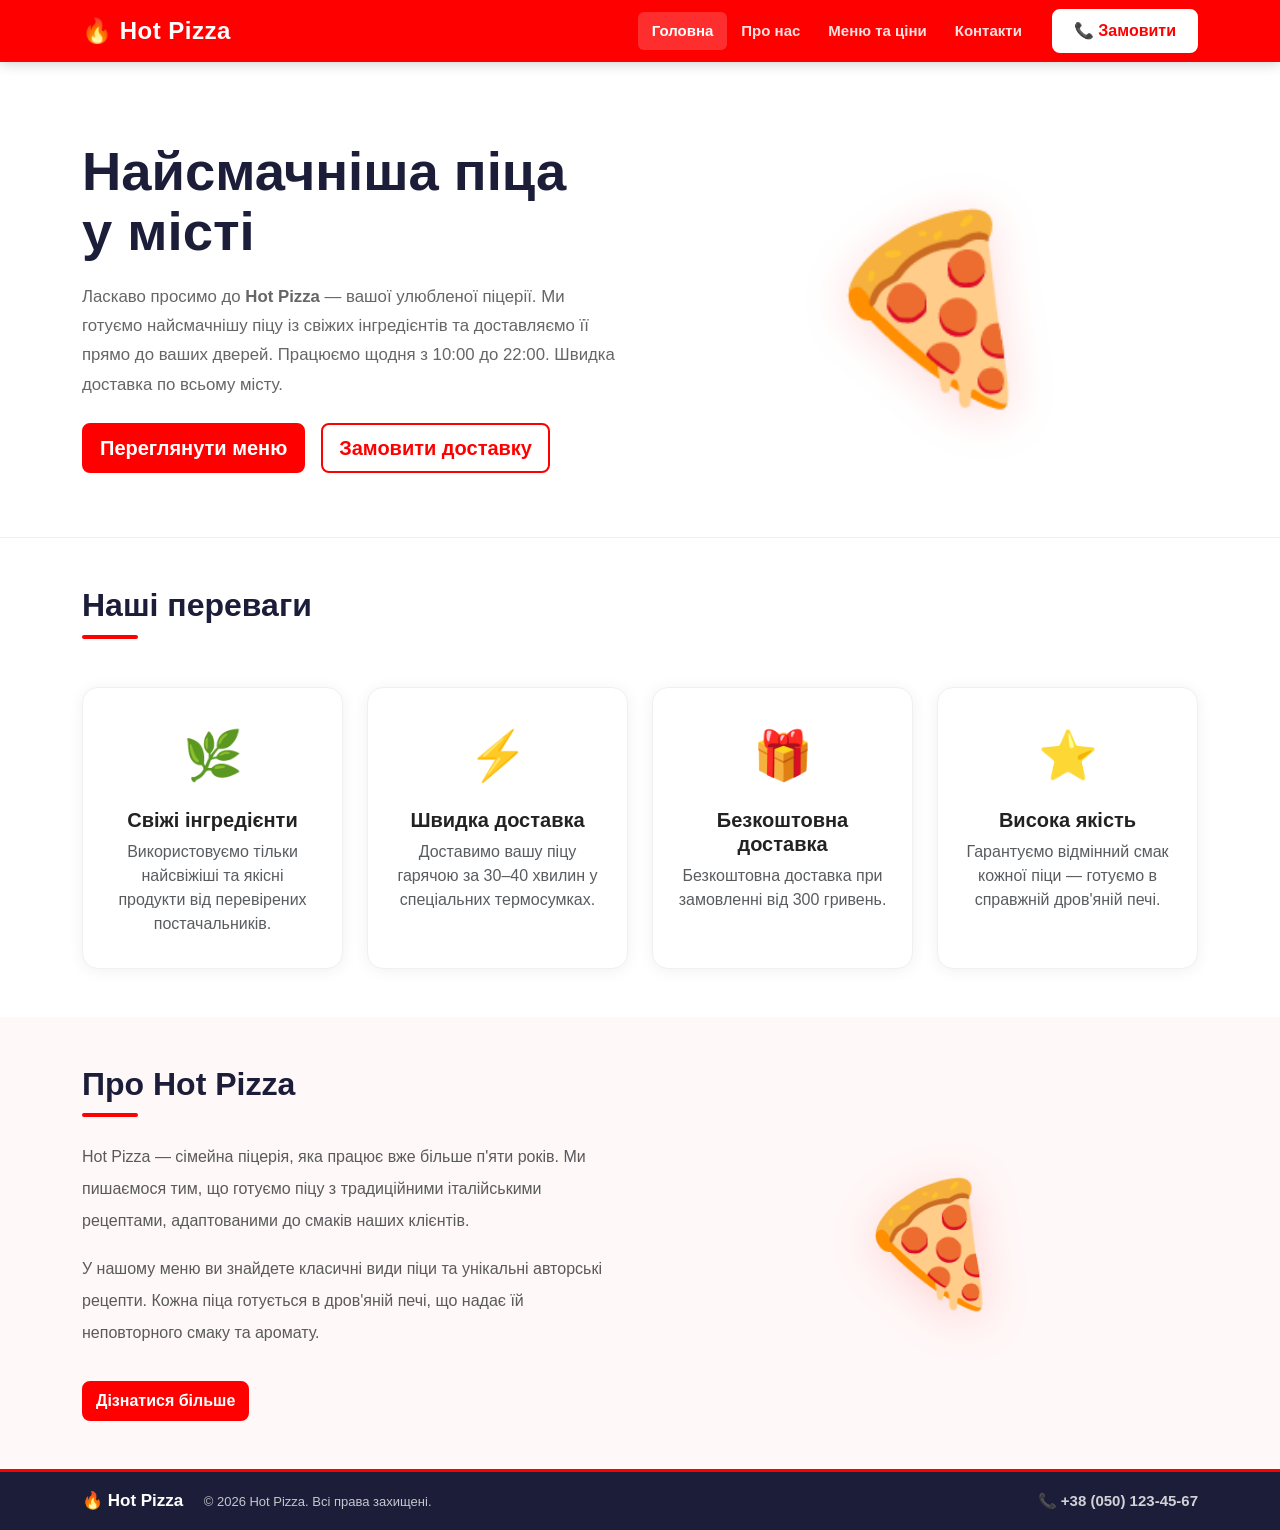
<file: index.html>
<!DOCTYPE html>
<html lang="uk">
<head>
  <meta charset="UTF-8">
  <meta name="viewport" content="width=device-width, initial-scale=1">
  <meta name="description" content="Hot Pizza — найсмачніша піца в Одесі з доставкою. Свіжі інгредієнти, дров'яна піч, доставка за 30–40 хвилин по всьому місту.">
  <title>Hot Pizza — Найсмачніша піца в Одесі</title>
  <link rel="icon" href="favicon.ico" type="image/x-icon">
  <link rel="shortcut icon" href="favicon.ico" type="image/x-icon">
  <link href="https://cdn.jsdelivr.net/npm/bootstrap@5.3.2/dist/css/bootstrap.min.css" rel="stylesheet">
  <link href="style.css" rel="stylesheet">
</head>
<body class="d-flex flex-column min-vh-100">

  <nav class="navbar navbar-expand-lg navbar-dark hp-navbar sticky-top">
    <div class="container">
      <a class="navbar-brand hp-brand" href="index.html">🔥 Hot Pizza</a>
      <button class="navbar-toggler border-0" type="button" aria-label="Відкрити меню" data-bs-toggle="collapse" data-bs-target="#navMain">
        <span class="navbar-toggler-icon"></span>
      </button>
      <div class="collapse navbar-collapse" id="navMain">
        <ul class="navbar-nav ms-auto mb-2 mb-lg-0 align-items-lg-center">
          <li class="nav-item"><a class="nav-link active" href="index.html">Головна</a></li>
          <li class="nav-item"><a class="nav-link" href="about.html">Про нас</a></li>
          <li class="nav-item"><a class="nav-link" href="menu.html">Меню та ціни</a></li>
          <li class="nav-item"><a class="nav-link" href="contacts.html">Контакти</a></li>
        </ul>
        <a href="tel:+380501234567" class="btn hp-btn-order ms-lg-3">📞 Замовити</a>
      </div>
    </div>
  </nav>

  <main class="flex-grow-1">

    <!-- HERO -->
    <section class="hp-hero">
      <div class="container">
        <div class="row align-items-center g-5">
          <div class="col-lg-6">
            <h1 class="hp-hero-title">Найсмачніша піца<br>у місті</h1>
            <p class="hp-hero-sub">Ласкаво просимо до <strong>Hot Pizza</strong> — вашої улюбленої піцерії. Ми готуємо найсмачнішу піцу із свіжих інгредієнтів та доставляємо її прямо до ваших дверей. Працюємо щодня з 10:00 до 22:00. Швидка доставка по всьому місту.</p>
            <div class="d-flex flex-wrap gap-3 mt-4">
              <a href="menu.html" class="btn hp-btn-main btn-lg">Переглянути меню</a>
              <a href="contacts.html" class="btn hp-btn-ghost btn-lg">Замовити доставку</a>
            </div>
          </div>
          <div class="col-lg-6 text-center d-none d-md-block">
            <div class="hp-pizza-visual">🍕</div>
          </div>
        </div>
      </div>
    </section>

    <!-- ПЕРЕВАГИ -->
    <section class="py-5 bg-white">
      <div class="container">
        <h2 class="hp-section-title text-center mb-5">Наші переваги</h2>
        <div class="row g-4">
          <div class="col-lg-3 col-md-6">
            <div class="hp-adv-card text-center h-100">
              <div class="hp-adv-icon">🌿</div>
              <h3 class="h5 fw-bold mt-3 mb-2">Свіжі інгредієнти</h3>
              <p class="text-muted mb-0">Використовуємо тільки найсвіжіші та якісні продукти від перевірених постачальників.</p>
            </div>
          </div>
          <div class="col-lg-3 col-md-6">
            <div class="hp-adv-card text-center h-100">
              <div class="hp-adv-icon">⚡</div>
              <h3 class="h5 fw-bold mt-3 mb-2">Швидка доставка</h3>
              <p class="text-muted mb-0">Доставимо вашу піцу гарячою за 30–40 хвилин у спеціальних термосумках.</p>
            </div>
          </div>
          <div class="col-lg-3 col-md-6">
            <div class="hp-adv-card text-center h-100">
              <div class="hp-adv-icon">🎁</div>
              <h3 class="h5 fw-bold mt-3 mb-2">Безкоштовна доставка</h3>
              <p class="text-muted mb-0">Безкоштовна доставка при замовленні від 300 гривень.</p>
            </div>
          </div>
          <div class="col-lg-3 col-md-6">
            <div class="hp-adv-card text-center h-100">
              <div class="hp-adv-icon">⭐</div>
              <h3 class="h5 fw-bold mt-3 mb-2">Висока якість</h3>
              <p class="text-muted mb-0">Гарантуємо відмінний смак кожної піци — готуємо в справжній дров'яній печі.</p>
            </div>
          </div>
        </div>
      </div>
    </section>

    <!-- ПРО ПІЦЕРІЮ -->
    <section class="py-5" style="background:#FFF8F8;">
      <div class="container">
        <div class="row align-items-center g-5">
          <div class="col-lg-6 text-center order-lg-2">
            <div class="hp-pizza-visual" style="font-size:120px;">🍕</div>
          </div>
          <div class="col-lg-6 order-lg-1">
            <h2 class="hp-section-title mb-4">Про Hot Pizza</h2>
            <p class="text-muted lh-lg">Hot Pizza — сімейна піцерія, яка працює вже більше п'яти років. Ми пишаємося тим, що готуємо піцу з традиційними італійськими рецептами, адаптованими до смаків наших клієнтів.</p>
            <p class="text-muted lh-lg">У нашому меню ви знайдете класичні види піци та унікальні авторські рецепти. Кожна піца готується в дров'яній печі, що надає їй неповторного смаку та аромату.</p>
            <a href="about.html" class="btn hp-btn-main mt-3">Дізнатися більше</a>
          </div>
        </div>
      </div>
    </section>

  </main>

  <footer class="hp-footer mt-auto">
    <div class="container">
      <div class="row align-items-center py-3">
        <div class="col-md-6 text-center text-md-start mb-2 mb-md-0">
          <span class="hp-footer-brand">🔥 Hot Pizza</span>
          <span class="hp-footer-copy ms-3">© 2026 Hot Pizza. Всі права захищені.</span>
        </div>
        <div class="col-md-6 text-center text-md-end">
          <a href="tel:+380501234567" class="hp-footer-tel">📞 +38 (050) 123-45-67</a>
        </div>
      </div>
    </div>
  </footer>

  <script src="https://cdn.jsdelivr.net/npm/bootstrap@5.3.2/dist/js/bootstrap.bundle.min.js"></script>
</body>
</html>
</file>
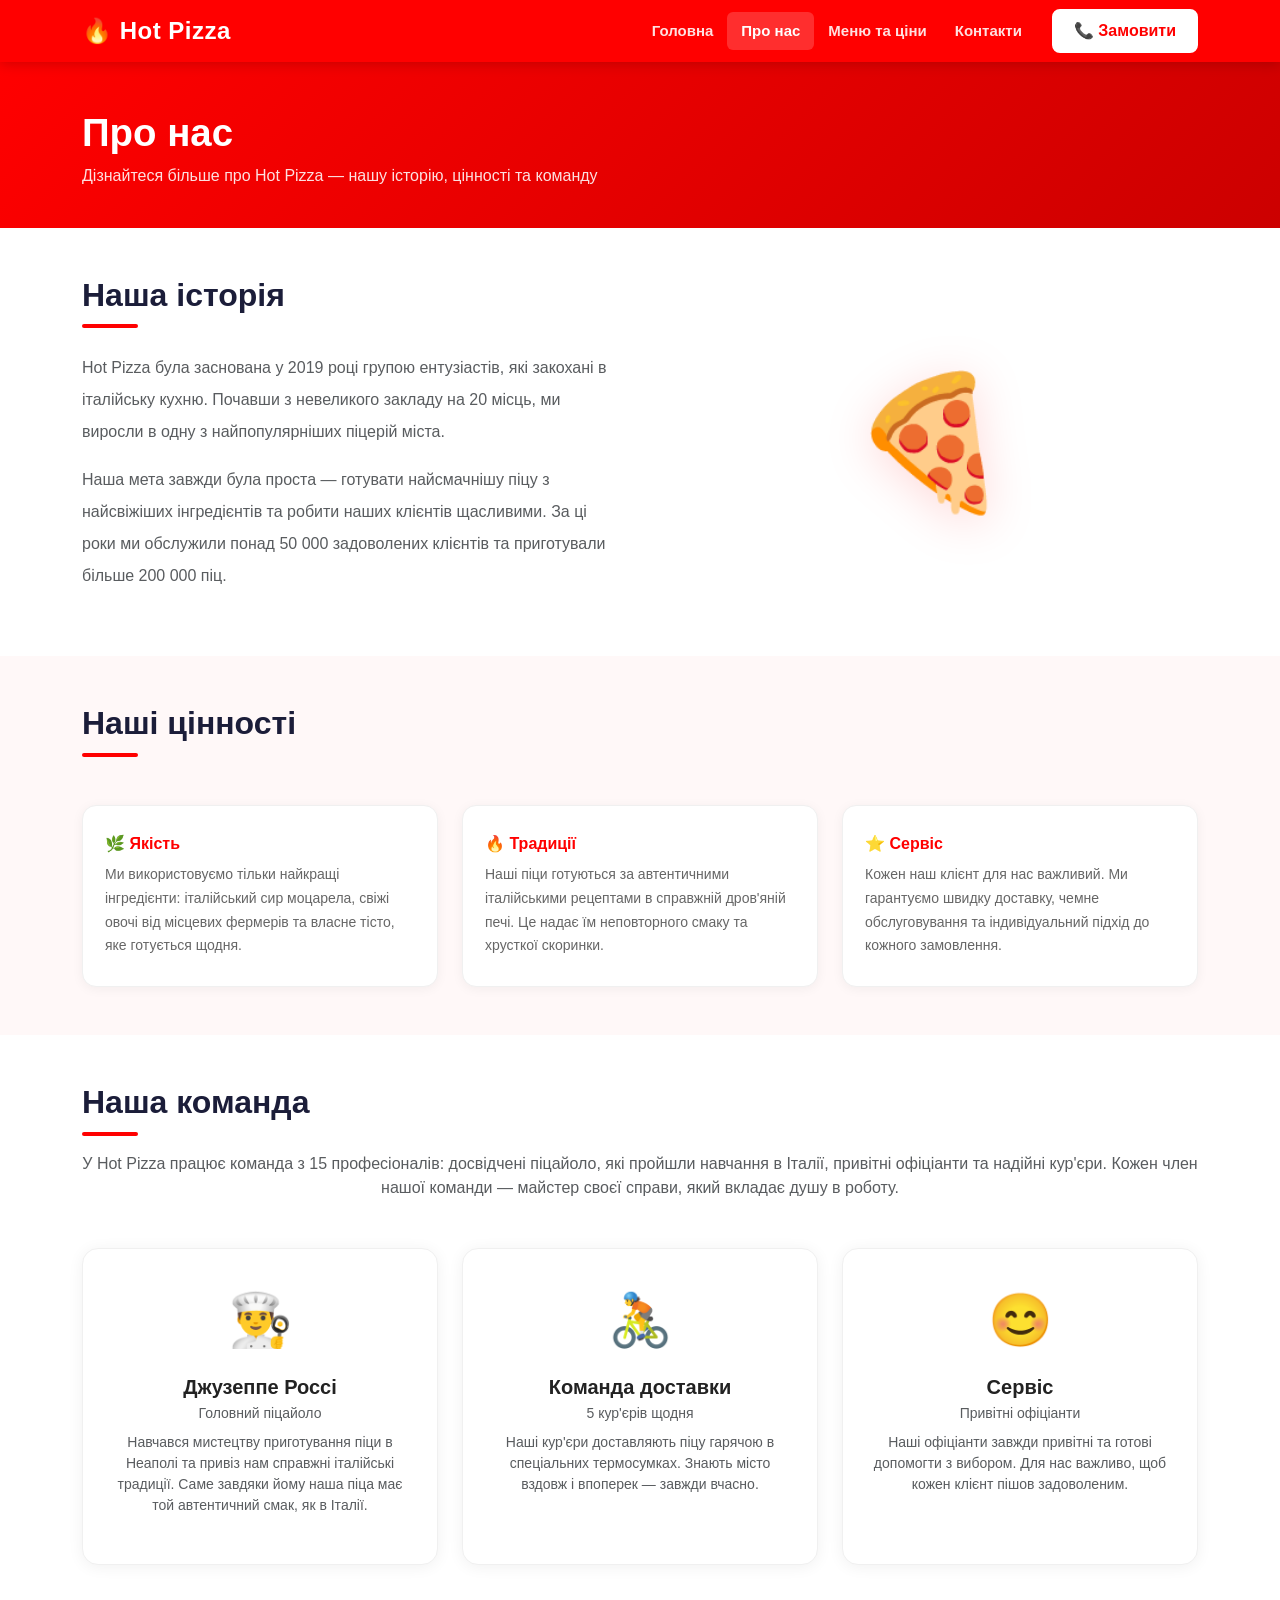
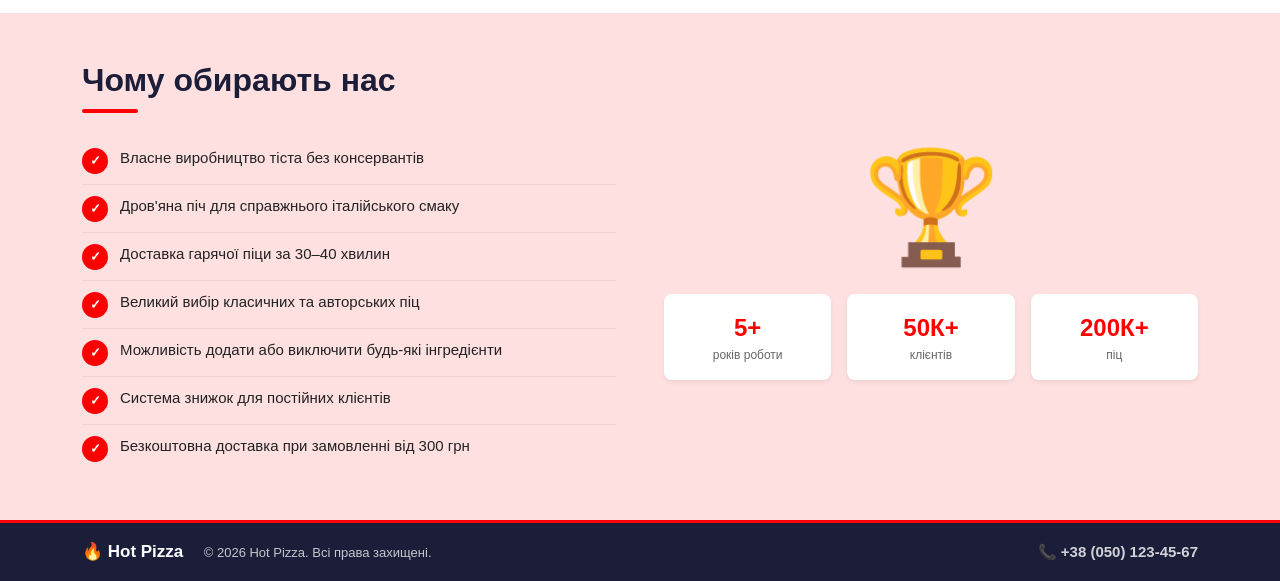
<file: about.html>
<!DOCTYPE html>
<html lang="uk">
<head>
  <meta charset="UTF-8">
  <meta name="viewport" content="width=device-width, initial-scale=1">
  <meta name="description" content="Про піцерію Hot Pizza — наша історія, цінності та команда. Сімейна піцерія в Одесі з 2019 року, понад 50 000 задоволених клієнтів.">
  <title>Про нас — Hot Pizza</title>
  <link rel="icon" href="favicon.ico" type="image/x-icon">
  <link rel="shortcut icon" href="favicon.ico" type="image/x-icon">
  <link href="https://cdn.jsdelivr.net/npm/bootstrap@5.3.2/dist/css/bootstrap.min.css" rel="stylesheet">
  <link href="style.css" rel="stylesheet">
</head>
<body class="d-flex flex-column min-vh-100">

  <nav class="navbar navbar-expand-lg navbar-dark hp-navbar sticky-top">
    <div class="container">
      <a class="navbar-brand hp-brand" href="index.html">🔥 Hot Pizza</a>
      <button class="navbar-toggler border-0" type="button" aria-label="Відкрити меню" data-bs-toggle="collapse" data-bs-target="#navMain">
        <span class="navbar-toggler-icon"></span>
      </button>
      <div class="collapse navbar-collapse" id="navMain">
        <ul class="navbar-nav ms-auto mb-2 mb-lg-0 align-items-lg-center">
          <li class="nav-item"><a class="nav-link" href="index.html">Головна</a></li>
          <li class="nav-item"><a class="nav-link active" href="about.html">Про нас</a></li>
          <li class="nav-item"><a class="nav-link" href="menu.html">Меню та ціни</a></li>
          <li class="nav-item"><a class="nav-link" href="contacts.html">Контакти</a></li>
        </ul>
        <a href="tel:+380501234567" class="btn hp-btn-order ms-lg-3">📞 Замовити</a>
      </div>
    </div>
  </nav>

  <main class="flex-grow-1">

    <!-- PAGE HEADER -->
    <section class="hp-page-header">
      <div class="container">
        <h1>Про нас</h1>
        <p>Дізнайтеся більше про Hot Pizza — нашу історію, цінності та команду</p>
      </div>
    </section>

    <!-- НАША ІСТОРІЯ -->
    <section class="py-5 bg-white">
      <div class="container">
        <div class="row align-items-center g-5">
          <div class="col-lg-6">
            <h2 class="hp-section-title mb-4">Наша історія</h2>
            <p class="text-muted lh-lg">Hot Pizza була заснована у 2019 році групою ентузіастів, які закохані в італійську кухню. Почавши з невеликого закладу на 20 місць, ми виросли в одну з найпопулярніших піцерій міста.</p>
            <p class="text-muted lh-lg">Наша мета завжди була проста — готувати найсмачнішу піцу з найсвіжіших інгредієнтів та робити наших клієнтів щасливими. За ці роки ми обслужили понад 50&nbsp;000 задоволених клієнтів та приготували більше 200&nbsp;000 піц.</p>
          </div>
          <div class="col-lg-6 text-center">
            <div class="hp-pizza-visual" style="font-size:130px;">🍕</div>
          </div>
        </div>
      </div>
    </section>

    <!-- НАШІ ЦІННОСТІ -->
    <section class="py-5" style="background:#FFF8F8;">
      <div class="container">
        <h2 class="hp-section-title text-center mb-5">Наші цінності</h2>
        <div class="row g-4">
          <div class="col-lg-4 col-md-6">
            <div class="hp-value-card h-100">
              <h3>🌿 Якість</h3>
              <p>Ми використовуємо тільки найкращі інгредієнти: італійський сир моцарела, свіжі овочі від місцевих фермерів та власне тісто, яке готується щодня.</p>
            </div>
          </div>
          <div class="col-lg-4 col-md-6">
            <div class="hp-value-card h-100">
              <h3>🔥 Традиції</h3>
              <p>Наші піци готуються за автентичними італійськими рецептами в справжній дров'яній печі. Це надає їм неповторного смаку та хрусткої скоринки.</p>
            </div>
          </div>
          <div class="col-lg-4 col-md-6 mx-md-auto mx-lg-0">
            <div class="hp-value-card h-100">
              <h3>⭐ Сервіс</h3>
              <p>Кожен наш клієнт для нас важливий. Ми гарантуємо швидку доставку, чемне обслуговування та індивідуальний підхід до кожного замовлення.</p>
            </div>
          </div>
        </div>
      </div>
    </section>

    <!-- НАША КОМАНДА -->
    <section class="py-5 bg-white">
      <div class="container">
        <h2 class="hp-section-title text-center mb-3">Наша команда</h2>
        <p class="text-center text-muted mb-5">У Hot Pizza працює команда з 15 професіоналів: досвідчені піцайоло, які пройшли навчання в Італії, привітні офіціанти та надійні кур'єри. Кожен член нашої команди — майстер своєї справи, який вкладає душу в роботу.</p>
        <div class="row g-4 justify-content-center">
          <div class="col-lg-4 col-md-6">
            <div class="hp-adv-card text-center h-100">
              <div style="font-size:52px;">👨‍🍳</div>
              <h3 class="h5 fw-bold mt-3 mb-1">Джузеппе Россі</h3>
              <p class="text-muted small mb-2">Головний піцайоло</p>
              <p class="text-muted" style="font-size:14px;">Навчався мистецтву приготування піци в Неаполі та привіз нам справжні італійські традиції. Саме завдяки йому наша піца має той автентичний смак, як в Італії.</p>
            </div>
          </div>
          <div class="col-lg-4 col-md-6">
            <div class="hp-adv-card text-center h-100">
              <div style="font-size:52px;">🚴</div>
              <h3 class="h5 fw-bold mt-3 mb-1">Команда доставки</h3>
              <p class="text-muted small mb-2">5 кур'єрів щодня</p>
              <p class="text-muted" style="font-size:14px;">Наші кур'єри доставляють піцу гарячою в спеціальних термосумках. Знають місто вздовж і впоперек — завжди вчасно.</p>
            </div>
          </div>
          <div class="col-lg-4 col-md-6">
            <div class="hp-adv-card text-center h-100">
              <div style="font-size:52px;">😊</div>
              <h3 class="h5 fw-bold mt-3 mb-1">Сервіс</h3>
              <p class="text-muted small mb-2">Привітні офіціанти</p>
              <p class="text-muted" style="font-size:14px;">Наші офіціанти завжди привітні та готові допомогти з вибором. Для нас важливо, щоб кожен клієнт пішов задоволеним.</p>
            </div>
          </div>
        </div>
      </div>
    </section>

    <!-- ЧОМУ ОБИРАЮТЬ НАС -->
    <section class="py-5" style="background:#FFE0E0;">
      <div class="container">
        <div class="row align-items-center g-5">
          <div class="col-lg-6">
            <h2 class="hp-section-title mb-4">Чому обирають нас</h2>
            <div class="hp-why-item"><div class="hp-why-check">✓</div><span>Власне виробництво тіста без консервантів</span></div>
            <div class="hp-why-item"><div class="hp-why-check">✓</div><span>Дров'яна піч для справжнього італійського смаку</span></div>
            <div class="hp-why-item"><div class="hp-why-check">✓</div><span>Доставка гарячої піци за 30–40 хвилин</span></div>
            <div class="hp-why-item"><div class="hp-why-check">✓</div><span>Великий вибір класичних та авторських піц</span></div>
            <div class="hp-why-item"><div class="hp-why-check">✓</div><span>Можливість додати або виключити будь-які інгредієнти</span></div>
            <div class="hp-why-item"><div class="hp-why-check">✓</div><span>Система знижок для постійних клієнтів</span></div>
            <div class="hp-why-item"><div class="hp-why-check">✓</div><span>Безкоштовна доставка при замовленні від 300 грн</span></div>
          </div>
          <div class="col-lg-6 text-center">
            <div style="font-size:110px; line-height:1;">🏆</div>
            <div class="row g-3 mt-3">
              <div class="col-4">
                <div class="bg-white rounded-3 p-3 text-center shadow-sm">
                  <div style="font-size:24px;font-weight:900;color:#FF0000;">5+</div>
                  <div style="font-size:12px;color:#666;">років роботи</div>
                </div>
              </div>
              <div class="col-4">
                <div class="bg-white rounded-3 p-3 text-center shadow-sm">
                  <div style="font-size:24px;font-weight:900;color:#FF0000;">50К+</div>
                  <div style="font-size:12px;color:#666;">клієнтів</div>
                </div>
              </div>
              <div class="col-4">
                <div class="bg-white rounded-3 p-3 text-center shadow-sm">
                  <div style="font-size:24px;font-weight:900;color:#FF0000;">200К+</div>
                  <div style="font-size:12px;color:#666;">піц</div>
                </div>
              </div>
            </div>
          </div>
        </div>
      </div>
    </section>

  </main>

  <footer class="hp-footer mt-auto">
    <div class="container">
      <div class="row align-items-center py-3">
        <div class="col-md-6 text-center text-md-start mb-2 mb-md-0">
          <span class="hp-footer-brand">🔥 Hot Pizza</span>
          <span class="hp-footer-copy ms-3">© 2026 Hot Pizza. Всі права захищені.</span>
        </div>
        <div class="col-md-6 text-center text-md-end">
          <a href="tel:+380501234567" class="hp-footer-tel">📞 +38 (050) 123-45-67</a>
        </div>
      </div>
    </div>
  </footer>

  <script src="https://cdn.jsdelivr.net/npm/bootstrap@5.3.2/dist/js/bootstrap.bundle.min.js"></script>
</body>
</html>
</file>
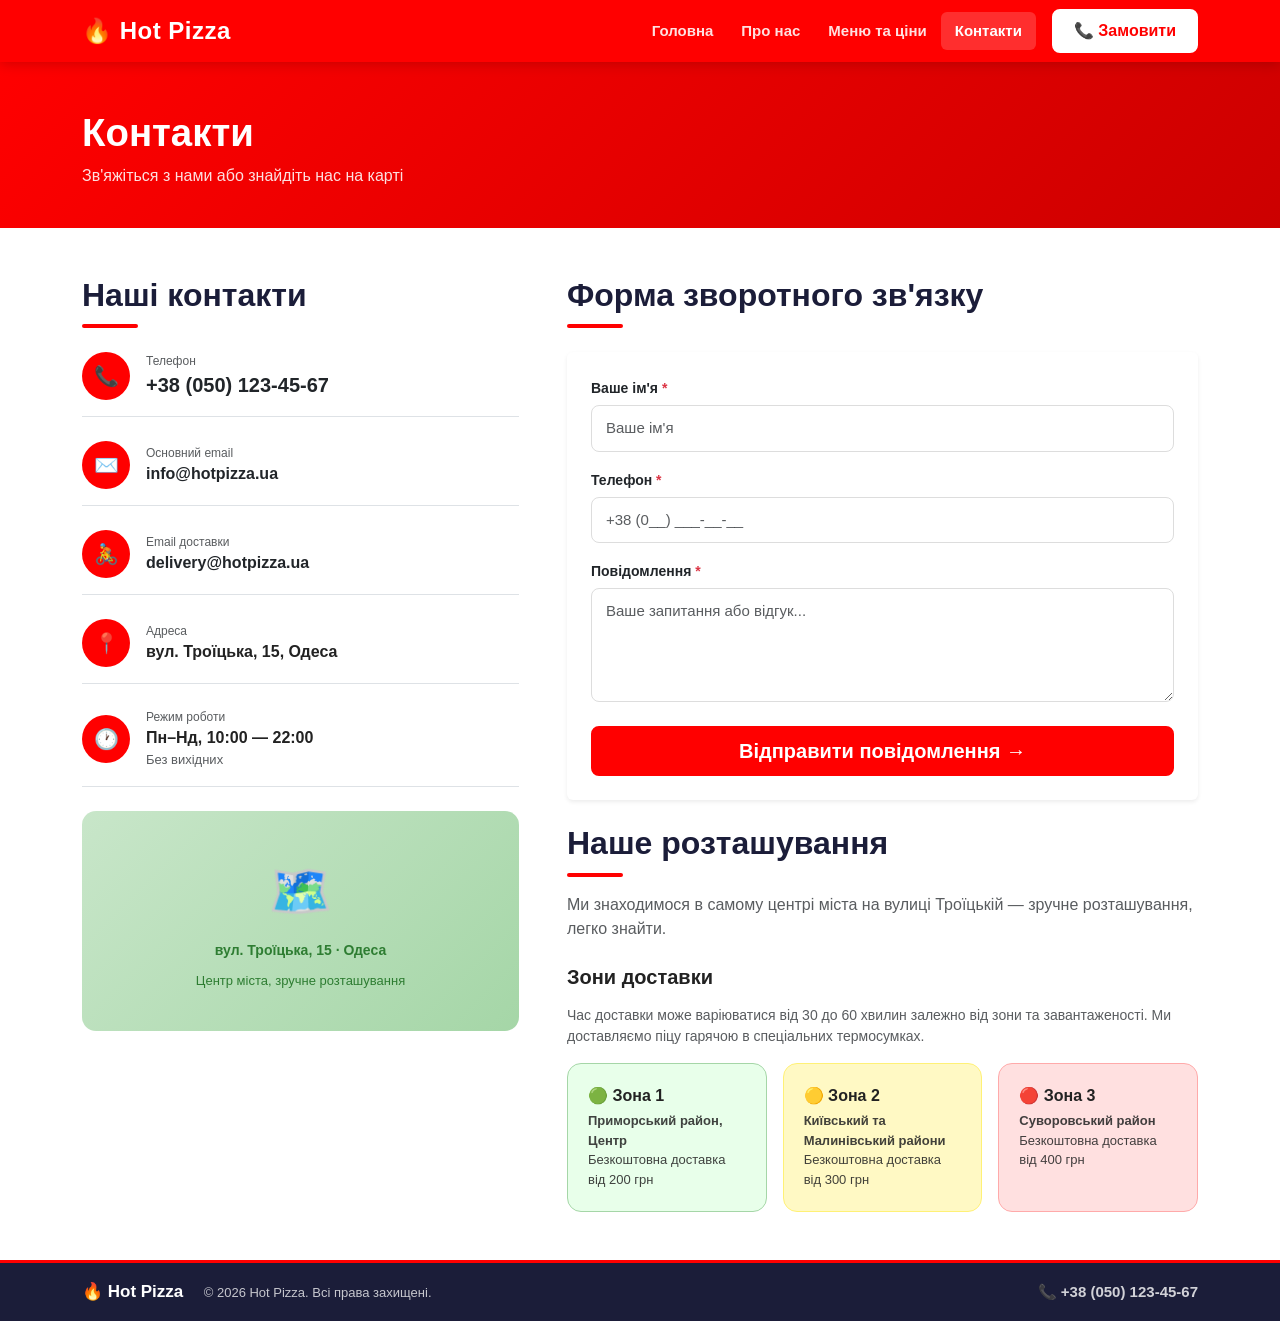
<file: contacts.html>
<!DOCTYPE html>
<html lang="uk">
<head>
  <meta charset="UTF-8">
  <meta name="viewport" content="width=device-width, initial-scale=1">
  <meta name="description" content="Контакти Hot Pizza — вул. Троїцька, 15, Одеса. Телефон, email, зони доставки, режим роботи. Напишіть нам або зателефонуйте.">
  <title>Контакти — Hot Pizza</title>
  <link rel="icon" href="favicon.ico" type="image/x-icon">
  <link rel="shortcut icon" href="favicon.ico" type="image/x-icon">
  <link href="https://cdn.jsdelivr.net/npm/bootstrap@5.3.2/dist/css/bootstrap.min.css" rel="stylesheet">
  <link href="style.css" rel="stylesheet">
</head>
<body class="d-flex flex-column min-vh-100">

  <nav class="navbar navbar-expand-lg navbar-dark hp-navbar sticky-top">
    <div class="container">
      <a class="navbar-brand hp-brand" href="index.html">🔥 Hot Pizza</a>
      <button class="navbar-toggler border-0" type="button" aria-label="Відкрити меню" data-bs-toggle="collapse" data-bs-target="#navMain">
        <span class="navbar-toggler-icon"></span>
      </button>
      <div class="collapse navbar-collapse" id="navMain">
        <ul class="navbar-nav ms-auto mb-2 mb-lg-0 align-items-lg-center">
          <li class="nav-item"><a class="nav-link" href="index.html">Головна</a></li>
          <li class="nav-item"><a class="nav-link" href="about.html">Про нас</a></li>
          <li class="nav-item"><a class="nav-link" href="menu.html">Меню та ціни</a></li>
          <li class="nav-item"><a class="nav-link active" href="contacts.html">Контакти</a></li>
        </ul>
        <a href="tel:+380501234567" class="btn hp-btn-order ms-lg-3">📞 Замовити</a>
      </div>
    </div>
  </nav>

  <main class="flex-grow-1">

    <!-- PAGE HEADER -->
    <section class="hp-page-header">
      <div class="container">
        <h1>Контакти</h1>
        <p>Зв'яжіться з нами або знайдіть нас на карті</p>
      </div>
    </section>

    <section class="py-5 bg-white">
      <div class="container">
        <div class="row g-5">

          <!-- ЛІВА КОЛОНКА: КОНТАКТНА ІНФОРМАЦІЯ -->
          <div class="col-lg-5">
            <h2 class="hp-section-title mb-4">Наші контакти</h2>

            <div class="d-flex align-items-center gap-3 mb-4 pb-3 border-bottom">
              <div class="hp-contact-icon">📞</div>
              <div>
                <p class="mb-0 text-muted" style="font-size:12px;">Телефон</p>
                <a href="tel:+380501234567" class="fw-bold text-dark text-decoration-none fs-5">+38 (050) 123-45-67</a>
              </div>
            </div>

            <div class="d-flex align-items-center gap-3 mb-4 pb-3 border-bottom">
              <div class="hp-contact-icon">✉️</div>
              <div>
                <p class="mb-0 text-muted" style="font-size:12px;">Основний email</p>
                <a href="mailto:info@hotpizza.ua" class="fw-bold text-dark text-decoration-none">info@hotpizza.ua</a>
              </div>
            </div>

            <div class="d-flex align-items-center gap-3 mb-4 pb-3 border-bottom">
              <div class="hp-contact-icon">🚴</div>
              <div>
                <p class="mb-0 text-muted" style="font-size:12px;">Email доставки</p>
                <a href="mailto:delivery@hotpizza.ua" class="fw-bold text-dark text-decoration-none">delivery@hotpizza.ua</a>
              </div>
            </div>

            <div class="d-flex align-items-center gap-3 mb-4 pb-3 border-bottom">
              <div class="hp-contact-icon">📍</div>
              <div>
                <p class="mb-0 text-muted" style="font-size:12px;">Адреса</p>
                <strong class="fs-6">вул. Троїцька, 15, Одеса</strong>
              </div>
            </div>

            <div class="d-flex align-items-center gap-3 mb-4 pb-3 border-bottom">
              <div class="hp-contact-icon">🕐</div>
              <div>
                <p class="mb-0 text-muted" style="font-size:12px;">Режим роботи</p>
                <strong class="fs-6">Пн–Нд, 10:00 — 22:00</strong>
                <p class="text-muted mb-0" style="font-size:13px;">Без вихідних</p>
              </div>
            </div>

            <!-- КАРТА РОЗТАШУВАННЯ -->
            <div class="hp-map-mock mt-2">
              <span>🗺️</span>
              <p>вул. Троїцька, 15 · Одеса</p>
              <small style="color:#2e7d32; font-size:13px;">Центр міста, зручне розташування</small>
            </div>
          </div>

          <!-- ПРАВА КОЛОНКА: ФОРМА + ЗОНИ -->
          <div class="col-lg-7">
            <h2 class="hp-section-title mb-4">Форма зворотного зв'язку</h2>
            <div class="card border-0 shadow-sm p-4 mb-4">
              <form id="contactForm" action="https://formspree.io/f/demo" method="POST" novalidate class="hp-form">
                <div class="mb-3">
                  <label for="name" class="form-label">Ваше ім'я <span class="text-danger">*</span></label>
                  <input type="text" class="form-control" id="name" name="name" placeholder="Ваше ім'я" required minlength="2" autocomplete="name">
                  <div class="invalid-feedback">Введіть ваше ім'я (мінімум 2 символи)</div>
                </div>
                <div class="mb-3">
                  <label for="phone" class="form-label">Телефон <span class="text-danger">*</span></label>
                  <input type="tel" class="form-control" id="phone" name="phone" placeholder="+38 (0__) ___-__-__" required autocomplete="tel" pattern="[\+]?[0-9\s\(\)\-]{10,15}">
                  <div class="invalid-feedback">Введіть коректний номер телефону</div>
                </div>
                <div class="mb-4">
                  <label for="message" class="form-label">Повідомлення <span class="text-danger">*</span></label>
                  <textarea class="form-control" id="message" name="message" rows="4" placeholder="Ваше запитання або відгук..." required minlength="5"></textarea>
                  <div class="invalid-feedback">Введіть повідомлення (мінімум 5 символів)</div>
                </div>
                <button type="submit" class="btn hp-btn-main btn-lg w-100 fw-bold">Відправити повідомлення →</button>
              </form>
              <div id="successMsg" class="alert alert-success mt-3 d-none" role="alert">
                ✅ <strong>Дякуємо!</strong> Ваше повідомлення надіслано. Ми зв'яжемося з вами найближчим часом.
              </div>
            </div>

            <!-- НАШЕ РОЗТАШУВАННЯ -->
            <h2 class="hp-section-title mb-3">Наше розташування</h2>
            <p class="text-muted mb-4">Ми знаходимося в самому центрі міста на вулиці Троїцькій — зручне розташування, легко знайти.</p>

            <!-- ЗОНИ ДОСТАВКИ -->
            <h3 class="h5 fw-bold mb-3">Зони доставки</h3>
            <p class="text-muted mb-3" style="font-size:14px;">Час доставки може варіюватися від 30 до 60 хвилин залежно від зони та завантаженості. Ми доставляємо піцу гарячою в спеціальних термосумках.</p>
            <div class="row g-3">
              <div class="col-md-4">
                <div class="hp-zone-card" style="background:#E8FFEA; border:1.5px solid #a5d6a7;">
                  <h4>🟢 Зона 1</h4>
                  <p><strong>Приморський район, Центр</strong><br>Безкоштовна доставка від 200 грн</p>
                </div>
              </div>
              <div class="col-md-4">
                <div class="hp-zone-card" style="background:#FFF9C4; border:1.5px solid #fff176;">
                  <h4>🟡 Зона 2</h4>
                  <p><strong>Київський та Малинівський райони</strong><br>Безкоштовна доставка від 300 грн</p>
                </div>
              </div>
              <div class="col-md-4">
                <div class="hp-zone-card" style="background:#FFE0E0; border:1.5px solid #FFAAAA;">
                  <h4>🔴 Зона 3</h4>
                  <p><strong>Суворовський район</strong><br>Безкоштовна доставка від 400 грн</p>
                </div>
              </div>
            </div>
          </div>

        </div>
      </div>
    </section>

  </main>

  <footer class="hp-footer mt-auto">
    <div class="container">
      <div class="row align-items-center py-3">
        <div class="col-md-6 text-center text-md-start mb-2 mb-md-0">
          <span class="hp-footer-brand">🔥 Hot Pizza</span>
          <span class="hp-footer-copy ms-3">© 2026 Hot Pizza. Всі права захищені.</span>
        </div>
        <div class="col-md-6 text-center text-md-end">
          <a href="tel:+380501234567" class="hp-footer-tel">📞 +38 (050) 123-45-67</a>
        </div>
      </div>
    </div>
  </footer>

  <script src="https://cdn.jsdelivr.net/npm/bootstrap@5.3.2/dist/js/bootstrap.bundle.min.js"></script>
  <script src="script.js"></script>
</body>
</html>
</file>
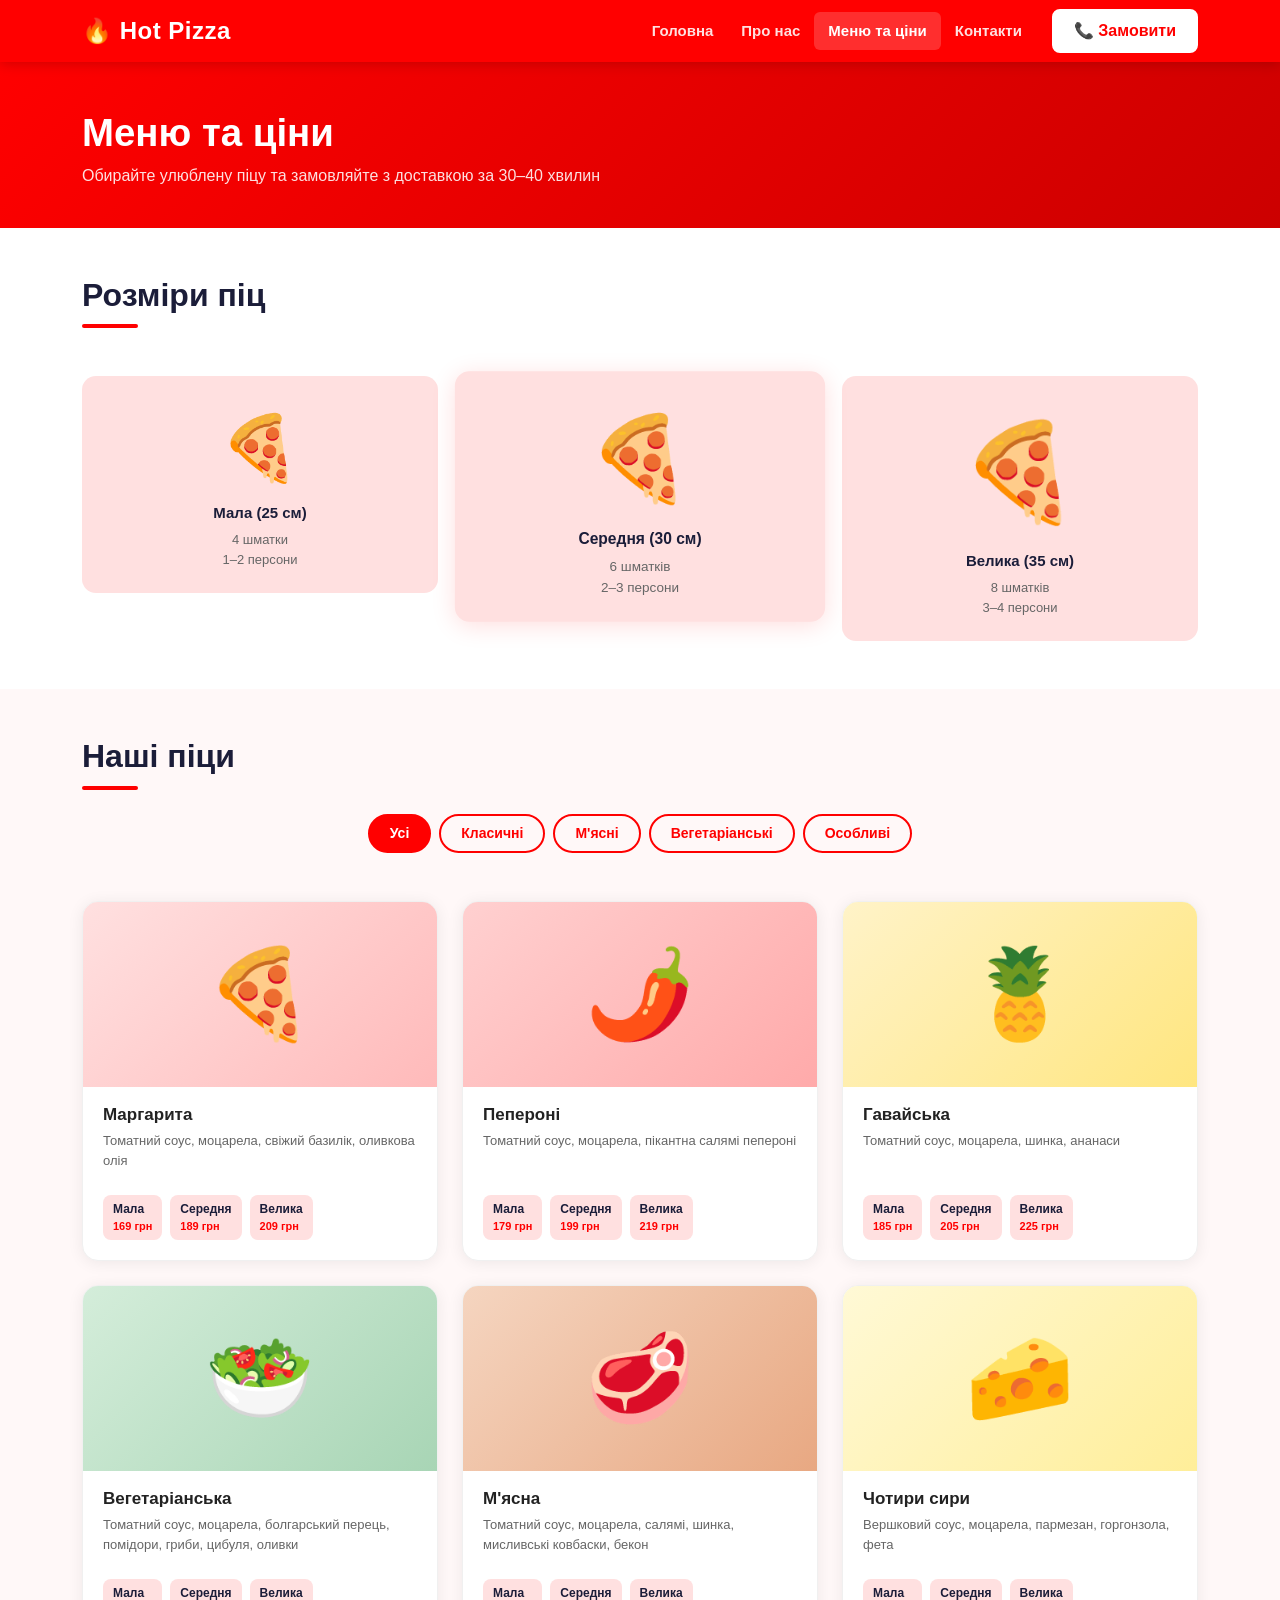
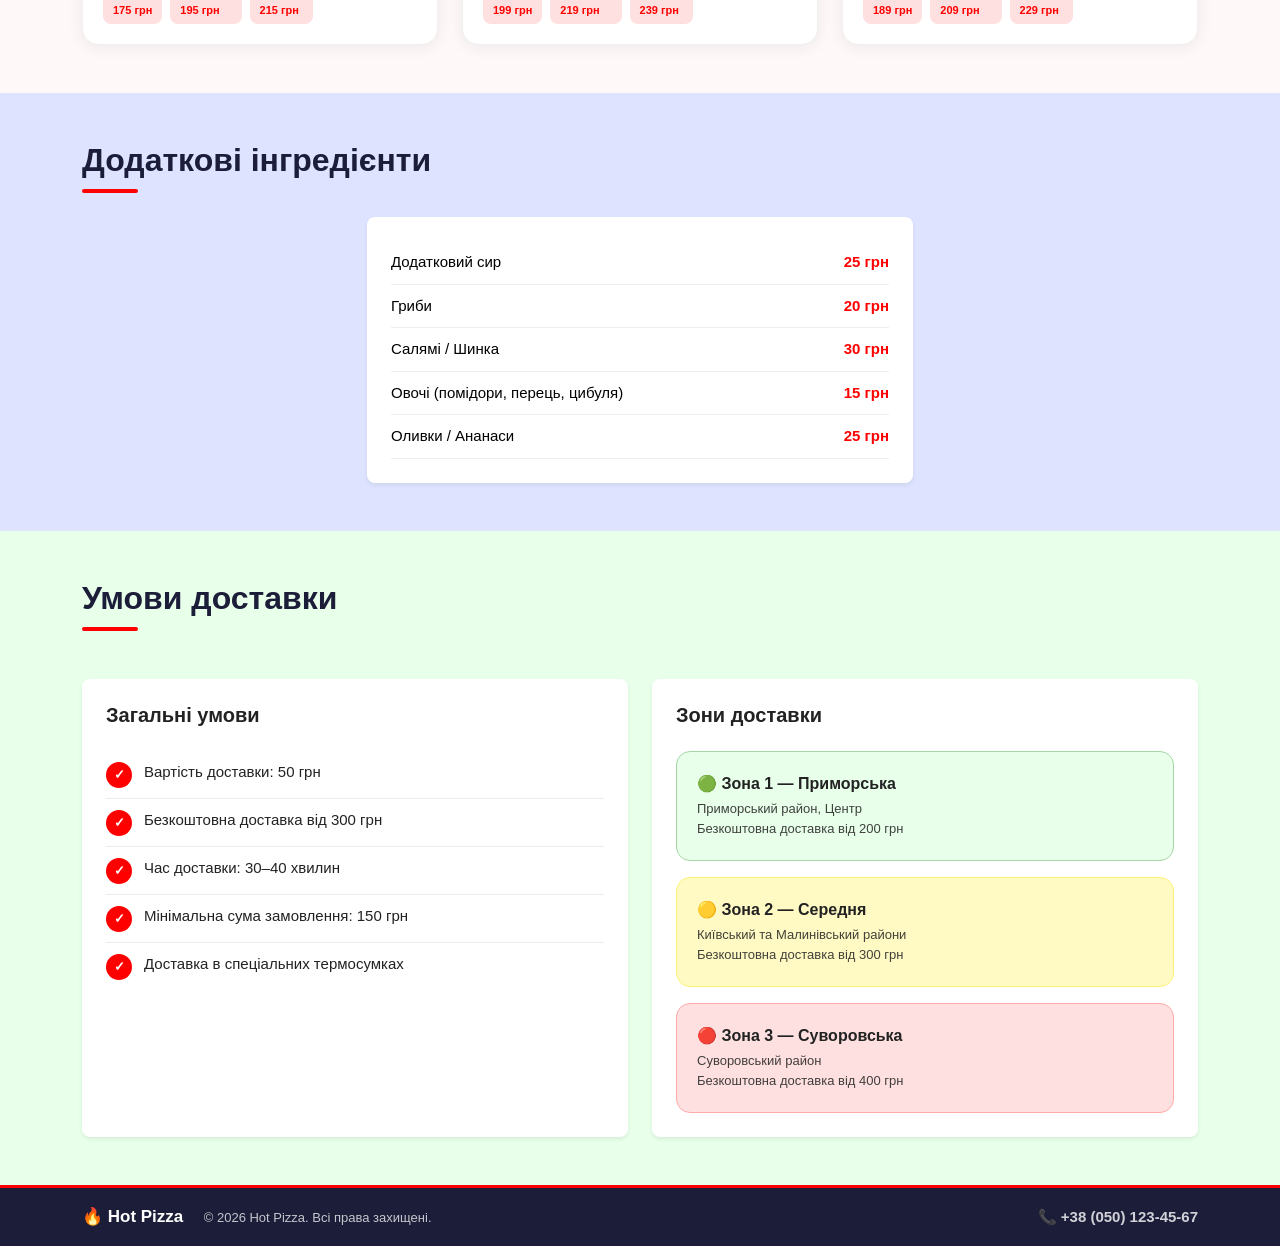
<file: menu.html>
<!DOCTYPE html>
<html lang="uk">
<head>
  <meta charset="UTF-8">
  <meta name="viewport" content="width=device-width, initial-scale=1">
  <meta name="description" content="Меню піцерії Hot Pizza — Маргарита, Пепероні, Гавайська, М'ясна та інші. Ціни від 169 грн. Розміри 25, 30, 35 см. Доставка по Одесі.">
  <title>Меню та ціни — Hot Pizza</title>
  <link rel="icon" href="favicon.ico" type="image/x-icon">
  <link rel="shortcut icon" href="favicon.ico" type="image/x-icon">
  <link href="https://cdn.jsdelivr.net/npm/bootstrap@5.3.2/dist/css/bootstrap.min.css" rel="stylesheet">
  <link href="style.css" rel="stylesheet">
</head>
<body class="d-flex flex-column min-vh-100">

  <nav class="navbar navbar-expand-lg navbar-dark hp-navbar sticky-top">
    <div class="container">
      <a class="navbar-brand hp-brand" href="index.html">🔥 Hot Pizza</a>
      <button class="navbar-toggler border-0" type="button" aria-label="Відкрити меню" data-bs-toggle="collapse" data-bs-target="#navMain">
        <span class="navbar-toggler-icon"></span>
      </button>
      <div class="collapse navbar-collapse" id="navMain">
        <ul class="navbar-nav ms-auto mb-2 mb-lg-0 align-items-lg-center">
          <li class="nav-item"><a class="nav-link" href="index.html">Головна</a></li>
          <li class="nav-item"><a class="nav-link" href="about.html">Про нас</a></li>
          <li class="nav-item"><a class="nav-link active" href="menu.html">Меню та ціни</a></li>
          <li class="nav-item"><a class="nav-link" href="contacts.html">Контакти</a></li>
        </ul>
        <a href="tel:+380501234567" class="btn hp-btn-order ms-lg-3">📞 Замовити</a>
      </div>
    </div>
  </nav>

  <main class="flex-grow-1">

    <!-- PAGE HEADER -->
    <section class="hp-page-header">
      <div class="container">
        <h1>Меню та ціни</h1>
        <p>Обирайте улюблену піцу та замовляйте з доставкою за 30–40 хвилин</p>
      </div>
    </section>

    <!-- РОЗМІРИ -->
    <section class="py-5 bg-white">
      <div class="container">
        <h2 class="hp-section-title text-center mb-5">Розміри піц</h2>
        <div class="row g-4 justify-content-center">
          <div class="col-lg-4 col-md-4">
            <div class="hp-size-block">
              <div style="font-size:64px;">🍕</div>
              <h3 class="mt-2">Мала (25 см)</h3>
              <p>4 шматки<br>1–2 персони</p>
            </div>
          </div>
          <div class="col-lg-4 col-md-4">
            <div class="hp-size-block" style="transform:scale(1.04); box-shadow:0 4px 24px rgba(255,0,0,0.13);">
              <div style="font-size:80px;">🍕</div>
              <h3 class="mt-2">Середня (30 см)</h3>
              <p>6 шматків<br>2–3 персони</p>
            </div>
          </div>
          <div class="col-lg-4 col-md-4">
            <div class="hp-size-block">
              <div style="font-size:96px;">🍕</div>
              <h3 class="mt-2">Велика (35 см)</h3>
              <p>8 шматків<br>3–4 персони</p>
            </div>
          </div>
        </div>
      </div>
    </section>

    <!-- ПІЦИ -->
    <section class="py-5" style="background:#FFF8F8;">
      <div class="container">
        <h2 class="hp-section-title text-center mb-4">Наші піци</h2>

        <!-- ФІЛЬТР -->
        <div class="d-flex flex-wrap justify-content-center gap-2 mb-5 hp-cat-scroll" id="catFilter">
          <button class="hp-cat-btn active" data-cat="all">Усі</button>
          <button class="hp-cat-btn" data-cat="classic">Класичні</button>
          <button class="hp-cat-btn" data-cat="meat">М'ясні</button>
          <button class="hp-cat-btn" data-cat="veggie">Вегетаріанські</button>
          <button class="hp-cat-btn" data-cat="special">Особливі</button>
        </div>

        <div class="row g-4" id="menuGrid">

          <!-- МАРГАРИТА -->
          <div class="col-lg-4 col-md-6 menu-item" data-cat="classic">
            <div class="hp-menu-card">
              <div class="hp-menu-img">🍕</div>
              <div class="hp-menu-body">
                <h3>Маргарита</h3>
                <p>Томатний соус, моцарела, свіжий базилік, оливкова олія</p>
                <div class="hp-menu-sizes">
                  <div class="hp-size-tag">Мала<span>169 грн</span></div>
                  <div class="hp-size-tag">Середня<span>189 грн</span></div>
                  <div class="hp-size-tag">Велика<span>209 грн</span></div>
                </div>
              </div>
            </div>
          </div>

          <!-- ПЕПЕРОНІ -->
          <div class="col-lg-4 col-md-6 menu-item" data-cat="meat">
            <div class="hp-menu-card">
              <div class="hp-menu-img" style="background:linear-gradient(135deg,#FFD0D0,#FFAAAA);">🌶️</div>
              <div class="hp-menu-body">
                <h3>Пепероні</h3>
                <p>Томатний соус, моцарела, пікантна салямі пепероні</p>
                <div class="hp-menu-sizes">
                  <div class="hp-size-tag">Мала<span>179 грн</span></div>
                  <div class="hp-size-tag">Середня<span>199 грн</span></div>
                  <div class="hp-size-tag">Велика<span>219 грн</span></div>
                </div>
              </div>
            </div>
          </div>

          <!-- ГАВАЙСЬКА -->
          <div class="col-lg-4 col-md-6 menu-item" data-cat="special">
            <div class="hp-menu-card">
              <div class="hp-menu-img" style="background:linear-gradient(135deg,#FFF3C8,#FFE680);">🍍</div>
              <div class="hp-menu-body">
                <h3>Гавайська</h3>
                <p>Томатний соус, моцарела, шинка, ананаси</p>
                <div class="hp-menu-sizes">
                  <div class="hp-size-tag">Мала<span>185 грн</span></div>
                  <div class="hp-size-tag">Середня<span>205 грн</span></div>
                  <div class="hp-size-tag">Велика<span>225 грн</span></div>
                </div>
              </div>
            </div>
          </div>

          <!-- ВЕГЕТАРІАНСЬКА -->
          <div class="col-lg-4 col-md-6 menu-item" data-cat="veggie">
            <div class="hp-menu-card">
              <div class="hp-menu-img" style="background:linear-gradient(135deg,#D4EDDA,#A8D5B5);">🥗</div>
              <div class="hp-menu-body">
                <h3>Вегетаріанська</h3>
                <p>Томатний соус, моцарела, болгарський перець, помідори, гриби, цибуля, оливки</p>
                <div class="hp-menu-sizes">
                  <div class="hp-size-tag">Мала<span>175 грн</span></div>
                  <div class="hp-size-tag">Середня<span>195 грн</span></div>
                  <div class="hp-size-tag">Велика<span>215 грн</span></div>
                </div>
              </div>
            </div>
          </div>

          <!-- М'ЯСНА -->
          <div class="col-lg-4 col-md-6 menu-item" data-cat="meat">
            <div class="hp-menu-card">
              <div class="hp-menu-img" style="background:linear-gradient(135deg,#F5D5C0,#E8A882);">🥩</div>
              <div class="hp-menu-body">
                <h3>М'ясна</h3>
                <p>Томатний соус, моцарела, салямі, шинка, мисливські ковбаски, бекон</p>
                <div class="hp-menu-sizes">
                  <div class="hp-size-tag">Мала<span>199 грн</span></div>
                  <div class="hp-size-tag">Середня<span>219 грн</span></div>
                  <div class="hp-size-tag">Велика<span>239 грн</span></div>
                </div>
              </div>
            </div>
          </div>

          <!-- ЧОТИРИ СИРИ -->
          <div class="col-lg-4 col-md-6 menu-item" data-cat="special">
            <div class="hp-menu-card">
              <div class="hp-menu-img" style="background:linear-gradient(135deg,#FFF9D6,#FFEE99);">🧀</div>
              <div class="hp-menu-body">
                <h3>Чотири сири</h3>
                <p>Вершковий соус, моцарела, пармезан, горгонзола, фета</p>
                <div class="hp-menu-sizes">
                  <div class="hp-size-tag">Мала<span>189 грн</span></div>
                  <div class="hp-size-tag">Середня<span>209 грн</span></div>
                  <div class="hp-size-tag">Велика<span>229 грн</span></div>
                </div>
              </div>
            </div>
          </div>

        </div>
      </div>
    </section>

    <!-- ДОДАТКОВІ ІНГРЕДІЄНТИ -->
    <section class="py-5" style="background:#DEE4FF;">
      <div class="container">
        <h2 class="hp-section-title text-center mb-4">Додаткові інгредієнти</h2>
        <div class="row justify-content-center">
          <div class="col-lg-6 col-md-8">
            <div class="bg-white rounded-3 p-4 shadow-sm">
              <table class="table hp-extras-table mb-0 w-100">
                <tbody>
                  <tr><td>Додатковий сир</td><td>25 грн</td></tr>
                  <tr><td>Гриби</td><td>20 грн</td></tr>
                  <tr><td>Салямі / Шинка</td><td>30 грн</td></tr>
                  <tr><td>Овочі (помідори, перець, цибуля)</td><td>15 грн</td></tr>
                  <tr style="border-bottom:none;"><td>Оливки / Ананаси</td><td>25 грн</td></tr>
                </tbody>
              </table>
            </div>
          </div>
        </div>
      </div>
    </section>

    <!-- УМОВИ ДОСТАВКИ -->
    <section class="py-5" style="background:#E8FFEA;">
      <div class="container">
        <h2 class="hp-section-title text-center mb-5">Умови доставки</h2>
        <div class="row g-4">
          <div class="col-lg-6">
            <div class="bg-white rounded-3 p-4 shadow-sm h-100">
              <h3 class="h5 fw-bold mb-4">Загальні умови</h3>
              <div class="hp-delivery-item"><div class="hp-why-check">✓</div><span>Вартість доставки: 50 грн</span></div>
              <div class="hp-delivery-item"><div class="hp-why-check">✓</div><span>Безкоштовна доставка від 300 грн</span></div>
              <div class="hp-delivery-item"><div class="hp-why-check">✓</div><span>Час доставки: 30–40 хвилин</span></div>
              <div class="hp-delivery-item"><div class="hp-why-check">✓</div><span>Мінімальна сума замовлення: 150 грн</span></div>
              <div class="hp-delivery-item"><div class="hp-why-check">✓</div><span>Доставка в спеціальних термосумках</span></div>
            </div>
          </div>
          <div class="col-lg-6">
            <div class="bg-white rounded-3 p-4 shadow-sm h-100">
              <h3 class="h5 fw-bold mb-4">Зони доставки</h3>
              <div class="row g-3">
                <div class="col-12">
                  <div class="hp-zone-card" style="background:#E8FFEA; border:1.5px solid #a5d6a7;">
                    <h4>🟢 Зона 1 — Приморська</h4>
                    <p>Приморський район, Центр<br>Безкоштовна доставка від 200 грн</p>
                  </div>
                </div>
                <div class="col-12">
                  <div class="hp-zone-card" style="background:#FFF9C4; border:1.5px solid #fff176;">
                    <h4>🟡 Зона 2 — Середня</h4>
                    <p>Київський та Малинівський райони<br>Безкоштовна доставка від 300 грн</p>
                  </div>
                </div>
                <div class="col-12">
                  <div class="hp-zone-card" style="background:#FFE0E0; border:1.5px solid #FFAAAA;">
                    <h4>🔴 Зона 3 — Суворовська</h4>
                    <p>Суворовський район<br>Безкоштовна доставка від 400 грн</p>
                  </div>
                </div>
              </div>
            </div>
          </div>
        </div>
      </div>
    </section>

    <!-- TOAST -->
    <div class="position-fixed bottom-0 end-0 p-3" style="z-index:1100;">
      <div id="orderToast" class="toast align-items-center text-bg-success border-0" role="alert">
        <div class="d-flex">
          <div class="toast-body fw-bold">✅ Піцу додано до замовлення!</div>
          <button type="button" class="btn-close btn-close-white me-2 m-auto" data-bs-dismiss="toast"></button>
        </div>
      </div>
    </div>

  </main>

  <footer class="hp-footer mt-auto">
    <div class="container">
      <div class="row align-items-center py-3">
        <div class="col-md-6 text-center text-md-start mb-2 mb-md-0">
          <span class="hp-footer-brand">🔥 Hot Pizza</span>
          <span class="hp-footer-copy ms-3">© 2026 Hot Pizza. Всі права захищені.</span>
        </div>
        <div class="col-md-6 text-center text-md-end">
          <a href="tel:+380501234567" class="hp-footer-tel">📞 +38 (050) 123-45-67</a>
        </div>
      </div>
    </div>
  </footer>

  <script src="https://cdn.jsdelivr.net/npm/bootstrap@5.3.2/dist/js/bootstrap.bundle.min.js"></script>
  <script src="script.js"></script>
</body>
</html>
</file>
<file: style.css>
/* ============================================
   Hot Pizza — style.css
   Кольори: червона шапка #FF0000, фон #FFFFFF,
   нижня шапка #1B1D39
   ============================================ */

/* --- ЗМІННІ --- */
:root {
  --hp-red:    #FF0000;
  --hp-dark:   #1B1D39;
  --hp-white:  #FFFFFF;
  --hp-light:  #FFF8F8;
  --hp-accent: #FFE0E0;
  --hp-green-bg: #E8FFEA;
  --hp-blue-bg:  #DEE4FF;
  --hp-text:   #222222;
  --hp-muted:  #666666;
}

/* --- БАЗОВІ --- */
body {
  font-family: 'Segoe UI', Tahoma, Geneva, Verdana, sans-serif;
  font-size: 16px;
  color: var(--hp-text);
  background: var(--hp-white);
}

/* --- НАВБАР --- */
.hp-navbar {
  background: var(--hp-red) !important;
  box-shadow: 0 2px 12px rgba(0,0,0,0.18);
}

.hp-brand {
  font-size: 1.5rem;
  font-weight: 800;
  color: #fff !important;
  letter-spacing: 0.5px;
}

.hp-navbar .nav-link {
  color: rgba(255,255,255,0.88) !important;
  font-weight: 600;
  font-size: 15px;
  padding: 8px 14px !important;
  border-radius: 6px;
  transition: background 0.18s, color 0.18s;
}

.hp-navbar .nav-link:hover,
.hp-navbar .nav-link.active {
  color: #fff !important;
  background: rgba(255,255,255,0.18);
}

.hp-btn-order {
  background: #fff;
  color: var(--hp-red);
  border: 2px solid #fff;
  font-weight: 800;
  border-radius: 8px;
  padding: 8px 20px;
  transition: background 0.18s, color 0.18s;
}

.hp-btn-order:hover {
  background: var(--hp-red);
  color: #fff;
  border-color: #fff;
}

/* --- КНОПКИ --- */
.hp-btn-main {
  background: var(--hp-red);
  color: #fff;
  border: 2px solid var(--hp-red);
  font-weight: 700;
  border-radius: 8px;
  transition: background 0.18s, color 0.18s;
}
.hp-btn-main:hover {
  background: #cc0000;
  border-color: #cc0000;
  color: #fff;
}

.hp-btn-ghost {
  background: transparent;
  color: var(--hp-red);
  border: 2px solid var(--hp-red);
  font-weight: 700;
  border-radius: 8px;
  transition: background 0.18s, color 0.18s;
}
.hp-btn-ghost:hover {
  background: var(--hp-red);
  color: #fff;
}

/* --- HERO --- */
.hp-hero {
  background: var(--hp-white);
  padding: 80px 0 64px;
  border-bottom: 1px solid #f0f0f0;
}

.hp-hero-title {
  font-size: 3rem;
  font-weight: 900;
  color: var(--hp-dark);
  line-height: 1.1;
  margin-bottom: 20px;
}

.hp-hero-sub {
  font-size: 1.05rem;
  color: var(--hp-muted);
  line-height: 1.75;
}

.hp-pizza-visual {
  font-size: 160px;
  line-height: 1;
  display: inline-block;
  filter: drop-shadow(0 8px 24px rgba(255,0,0,0.15));
  animation: pizzaFloat 3.5s ease-in-out infinite;
}

@keyframes pizzaFloat {
  0%, 100% { transform: translateY(0) rotate(-3deg); }
  50%       { transform: translateY(-14px) rotate(3deg); }
}

/* --- ЗАГОЛОВКИ СЕКЦІЙ --- */
.hp-section-title {
  font-size: 2rem;
  font-weight: 800;
  color: var(--hp-dark);
  position: relative;
  display: inline-block;
}
.hp-section-title::after {
  content: '';
  display: block;
  width: 56px;
  height: 4px;
  background: var(--hp-red);
  border-radius: 2px;
  margin-top: 10px;
}
.text-center .hp-section-title::after { margin-left: auto; margin-right: auto; }

/* --- КАРТКИ ПЕРЕВАГ --- */
.hp-adv-card {
  background: var(--hp-white);
  border: 1.5px solid #f0f0f0;
  border-radius: 16px;
  padding: 32px 24px;
  box-shadow: 0 2px 16px rgba(0,0,0,0.06);
  transition: transform 0.2s, box-shadow 0.2s;
}
.hp-adv-card:hover {
  transform: translateY(-5px);
  box-shadow: 0 8px 32px rgba(255,0,0,0.10);
}
.hp-adv-icon {
  font-size: 3rem;
}

/* --- МЕНЮ КАРТКИ --- */
.hp-menu-card {
  background: var(--hp-white);
  border-radius: 16px;
  overflow: hidden;
  box-shadow: 0 2px 16px rgba(0,0,0,0.07);
  border: 1.5px solid #f0f0f0;
  transition: transform 0.2s, box-shadow 0.2s;
  height: 100%;
}
.hp-menu-card:hover {
  transform: translateY(-4px);
  box-shadow: 0 8px 32px rgba(255,0,0,0.10);
}
.hp-menu-img {
  height: 170px;
  background: linear-gradient(135deg, #FFE0E0, #FFBABA);
  display: flex;
  align-items: center;
  justify-content: center;
  font-size: 80px;
}
.hp-menu-body {
  padding: 18px 20px 20px;
}
.hp-menu-body h3 { font-size: 17px; font-weight: 800; margin-bottom: 6px; }
.hp-menu-body p  { font-size: 13px; color: var(--hp-muted); margin-bottom: 14px; min-height: 50px; }
.hp-menu-sizes {
  display: flex;
  gap: 8px;
  flex-wrap: wrap;
}
.hp-size-tag {
  background: var(--hp-accent);
  border-radius: 8px;
  padding: 5px 10px;
  font-size: 12px;
  font-weight: 700;
  color: var(--hp-dark);
}
.hp-size-tag span {
  display: block;
  font-size: 11px;
  color: var(--hp-red);
  font-weight: 800;
}

/* --- РОЗМІРИ ПІЦИ --- */
.hp-size-block {
  background: var(--hp-accent);
  border-radius: 14px;
  padding: 24px;
  text-align: center;
}
.hp-size-block h3 { font-size: 15px; font-weight: 800; color: var(--hp-dark); }
.hp-size-block p  { font-size: 13px; color: var(--hp-muted); margin: 0; }

/* --- ДОДАТКОВІ ІНГРЕДІЄНТИ --- */
.hp-extras-table td {
  padding: 10px 0;
  font-size: 15px;
  border-bottom: 1px solid #eee;
}
.hp-extras-table td:last-child { font-weight: 700; color: var(--hp-red); text-align: right; }

/* --- УМОВИ ДОСТАВКИ --- */
.hp-delivery-item {
  display: flex;
  align-items: flex-start;
  gap: 12px;
  padding: 10px 0;
  border-bottom: 1px solid rgba(0,0,0,0.07);
  font-size: 15px;
}
.hp-delivery-item:last-child { border-bottom: none; }

/* --- ЗОНИ ДОСТАВКИ --- */
.hp-zone-card {
  border-radius: 14px;
  padding: 22px 20px;
  height: 100%;
}
.hp-zone-card h4 { font-size: 16px; font-weight: 800; margin-bottom: 6px; }
.hp-zone-card p  { font-size: 13px; margin: 0; opacity: 0.85; }

/* --- КОНТАКТИ --- */
.hp-contact-icon {
  width: 48px;
  height: 48px;
  min-width: 48px;
  background: var(--hp-red);
  border-radius: 50%;
  display: flex;
  align-items: center;
  justify-content: center;
  font-size: 20px;
  color: #fff;
}
.hp-map-mock {
  background: linear-gradient(135deg,#c8e6c9,#a5d6a7);
  border-radius: 14px;
  height: 220px;
  display: flex;
  flex-direction: column;
  align-items: center;
  justify-content: center;
  gap: 10px;
  font-size: 52px;
}
.hp-map-mock p { font-size: 14px; font-weight: 700; color: #2e7d32; margin: 0; }

/* --- ФОРМА --- */
.hp-form .form-control {
  border: 1.5px solid #ddd;
  border-radius: 8px;
  padding: 11px 14px;
  font-size: 15px;
  transition: border-color 0.18s;
}
.hp-form .form-control:focus {
  border-color: var(--hp-red);
  box-shadow: 0 0 0 3px rgba(255,0,0,0.10);
}
.hp-form label { font-weight: 700; font-size: 14px; margin-bottom: 6px; }

/* --- ПРО НАС --- */
.hp-why-item {
  display: flex;
  align-items: flex-start;
  gap: 12px;
  padding: 10px 0;
  font-size: 15px;
  border-bottom: 1px solid rgba(0,0,0,0.06);
}
.hp-why-item:last-child { border-bottom: none; }
.hp-why-check {
  width: 26px;
  height: 26px;
  min-width: 26px;
  background: var(--hp-red);
  border-radius: 50%;
  display: flex;
  align-items: center;
  justify-content: center;
  color: #fff;
  font-size: 13px;
  font-weight: 800;
  margin-top: 1px;
}

.hp-value-card {
  background: var(--hp-white);
  border-radius: 14px;
  padding: 28px 22px;
  border: 1.5px solid #f0f0f0;
  box-shadow: 0 2px 12px rgba(0,0,0,0.05);
  height: 100%;
}
.hp-value-card h3 { font-size: 16px; font-weight: 800; color: var(--hp-red); margin-bottom: 10px; }
.hp-value-card p  { font-size: 14px; color: var(--hp-muted); margin: 0; line-height: 1.7; }

/* --- CATEGORY FILTER --- */
.hp-cat-btn {
  border: 2px solid var(--hp-red);
  background: transparent;
  color: var(--hp-red);
  font-weight: 700;
  font-size: 14px;
  border-radius: 24px;
  padding: 7px 20px;
  cursor: pointer;
  transition: all 0.18s;
  font-family: inherit;
  white-space: nowrap;
}
.hp-cat-btn.active,
.hp-cat-btn:hover {
  background: var(--hp-red);
  color: #fff;
}

/* --- ФУТЕР --- */
.hp-footer {
  background: var(--hp-dark);
  color: rgba(255,255,255,0.75);
  border-top: 3px solid var(--hp-red);
}
.hp-footer-brand {
  font-weight: 800;
  font-size: 17px;
  color: #fff;
}
.hp-footer-copy {
  font-size: 13px;
}
.hp-footer-tel {
  color: rgba(255,255,255,0.8);
  text-decoration: none;
  font-weight: 600;
  font-size: 15px;
  transition: color 0.18s;
}
.hp-footer-tel:hover { color: #fff; }

/* --- PAGE HEADER --- */
.hp-page-header {
  background: linear-gradient(135deg, var(--hp-red) 0%, #cc0000 100%);
  padding: 48px 0 40px;
  color: #fff;
}
.hp-page-header h1 {
  font-size: 2.4rem;
  font-weight: 900;
  margin: 0;
}
.hp-page-header p {
  font-size: 1rem;
  opacity: 0.88;
  margin: 8px 0 0;
}

/* ============================================================
   АДАПТИВНІСТЬ — ВЕЛИКІ ПРИСТРОЇ (≥1200px)
   ============================================================ */
@media (min-width: 1200px) {
  .hp-hero-title   { font-size: 3.4rem; }
  .hp-pizza-visual { font-size: 180px; }
  .hp-menu-img     { height: 185px; font-size: 88px; }
}

/* ============================================================
   АДАПТИВНІСТЬ — СЕРЕДНІ ПРИСТРОЇ (≥992px < 1200px)
   ============================================================ */
@media (min-width: 992px) and (max-width: 1199px) {
  .hp-hero-title   { font-size: 2.6rem; }
  .hp-pizza-visual { font-size: 130px; }
  .hp-menu-img     { height: 155px; font-size: 70px; }
}

/* ============================================================
   АДАПТИВНІСТЬ — ПЛАНШЕТИ (768–991px)
   ============================================================ */
@media (min-width: 768px) and (max-width: 991px) {
  .hp-hero         { padding: 56px 0 44px; }
  .hp-hero-title   { font-size: 2.1rem; }
  .hp-pizza-visual { font-size: 100px; }
  .hp-menu-img     { height: 140px; font-size: 62px; }
}

/* ============================================================
   МОБІЛЬНА ВЕРСІЯ — SMALL (≥576px)
   ============================================================ */
@media (min-width: 576px) and (max-width: 767px) {
  .hp-hero         { padding: 44px 0 36px; }
  .hp-hero-title   { font-size: 1.9rem; }
  .hp-pizza-visual { font-size: 90px; }
  .hp-section-title { font-size: 1.6rem; }
  .hp-menu-img     { height: 130px; font-size: 58px; }
}

/* ============================================================
   МОБІЛЬНА ВЕРСІЯ — EXTRA SMALL (<576px)
   ============================================================ */
@media (max-width: 575px) {
  body { font-size: 15px; }

  .hp-hero         { padding: 32px 0 28px; }
  .hp-hero-title   { font-size: 1.65rem; }
  .hp-hero-sub     { font-size: 0.95rem; }
  .hp-pizza-visual { font-size: 80px; }
  .hp-section-title { font-size: 1.35rem; }

  .hp-page-header h1 { font-size: 1.6rem; }

  /* Кнопки — мінімум 44px для tapping */
  .btn { min-height: 44px; }

  /* Меню — горизонтальний скрол категорій */
  .hp-cat-scroll {
    flex-wrap: nowrap !important;
    overflow-x: auto;
    padding-bottom: 6px;
    justify-content: flex-start !important;
    -webkit-overflow-scrolling: touch;
  }
  .hp-cat-scroll::-webkit-scrollbar { height: 3px; }

  /* Форма — 16px запобігає zoom на iOS */
  .form-control { font-size: 16px !important; min-height: 44px; }
  textarea.form-control { min-height: 100px; }

  /* Футер — по центру */
  .hp-footer .row { text-align: center !important; }

  /* Без горизонтального скролу */
  .container { overflow-x: hidden; }
}

/* ============================================================
   ЛР5 — МОБІЛЬНА ВЕРСІЯ
   Додаткові стилі для Extra Small (<576px) та Small (>=576px)
   ============================================================ */

/* Загальне: заборона горизонтального скролу */
html, body {
  overflow-x: hidden;
  max-width: 100%;
}

/* ---- SMALL (>=576px і <992px) ---- */
@media screen and (min-width: 576px) and (max-width: 991px) {

  /* Навігація — більші відступи між посиланнями для tapping */
  .hp-navbar .nav-link {
    padding: 12px 16px !important;
    font-size: 16px;
  }

  /* Hero */
  .hp-hero { padding: 48px 0 40px; }
  .hp-hero-title { font-size: 2rem; }

  /* Картки — рівна висота */
  .hp-adv-card { padding: 24px 16px; }

  /* Картки меню */
  .hp-menu-img { height: 150px; font-size: 68px; }

  /* Кнопки — достатній розмір для tapping */
  .btn { min-height: 44px; }

  /* Форма — поля більші */
  .form-control { min-height: 44px; font-size: 16px; }
}

/* ---- EXTRA SMALL (<576px) — розширений блок ---- */
@media screen and (max-width: 575px) {

  /* Загальне */
  body { font-size: 15px; }
  * { -webkit-tap-highlight-color: rgba(255,0,0,0.1); }

  /* Відключення zoom на iOS при фокусі на input */
  input, select, textarea { font-size: 16px !important; }

  /* Навігація */
  .hp-navbar { padding: 0 12px; }
  .hp-brand { font-size: 1.2rem !important; }

  /* Hamburger — більша зона натискання */
  .navbar-toggler {
    padding: 10px 12px;
    min-width: 44px;
    min-height: 44px;
  }

  /* Розкрите меню — великі посилання для tapping */
  .navbar-collapse .nav-link {
    padding: 14px 16px !important;
    font-size: 17px !important;
    border-bottom: 1px solid rgba(255,255,255,0.15);
    min-height: 48px;
    display: flex;
    align-items: center;
  }

  /* Кнопка «Замовити» у відкритому меню */
  .navbar-collapse .hp-btn-order {
    width: 100%;
    margin: 12px 0 4px !important;
    min-height: 48px;
    font-size: 16px;
  }

  /* Hero секція */
  .hp-hero { padding: 28px 0 24px; text-align: center; }
  .hp-hero-title { font-size: 1.7rem; line-height: 1.2; }
  .hp-hero-sub { font-size: 0.95rem; }
  .hp-pizza-visual { font-size: 80px; }

  /* Кнопки — мінімум 44px (рекомендація Apple/Google для touch) */
  .btn {
    min-height: 44px;
    padding: 10px 20px;
    font-size: 15px;
  }

  /* Кнопки hero — в колонку */
  .hp-hero .d-flex { flex-direction: column; gap: 12px !important; }
  .hp-hero .btn { width: 100%; }

  /* Секції */
  .hp-section-title { font-size: 1.4rem; }
  .hp-page-header { padding: 32px 0 28px; }
  .hp-page-header h1 { font-size: 1.7rem; }

  /* Картки переваг — 1 колонка */
  .hp-adv-card { padding: 20px 16px; }
  .hp-adv-icon { font-size: 2.5rem; }

  /* Картки меню */
  .hp-menu-img { height: 130px; font-size: 60px; }
  .hp-menu-body h3 { font-size: 16px; }

  /* Розміри піц — 1 колонка */
  .hp-size-block { padding: 16px; }

  /* Фільтр категорій — горизонтальний скрол */
  #catFilter {
    flex-wrap: nowrap !important;
    overflow-x: auto !important;
    justify-content: flex-start !important;
    padding-bottom: 8px;
    -webkit-overflow-scrolling: touch;
    gap: 8px !important;
  }
  #catFilter::-webkit-scrollbar { height: 3px; background: #eee; }
  #catFilter::-webkit-scrollbar-thumb { background: #FF0000; border-radius: 2px; }
  .hp-cat-btn { white-space: nowrap; flex-shrink: 0; min-height: 40px; }

  /* Форма — 3 поля, великі для пальців */
  .hp-form .form-control {
    font-size: 16px !important;
    min-height: 48px;
    padding: 12px 14px;
  }
  .hp-form textarea.form-control { min-height: 100px; }

  /* Контактна інформація */
  .hp-contact-icon { width: 42px; height: 42px; min-width: 42px; font-size: 18px; }

  /* Зони доставки — 1 колонка */
  .hp-zone-card { padding: 16px; margin-bottom: 8px; }
  .hp-zone-card h4 { font-size: 14px; }

  /* Таблиця інгредієнтів */
  .hp-extras-table td { font-size: 14px; }

  /* Футер */
  .hp-footer .row { text-align: center !important; }
  .hp-footer-brand { display: block; margin-bottom: 4px; }
  .hp-footer-copy { font-size: 12px; }

  /* Без горизонтального скролу — жорстко */
  .container, .row { overflow-x: hidden; }
  img, table { max-width: 100%; }
}
</file>
